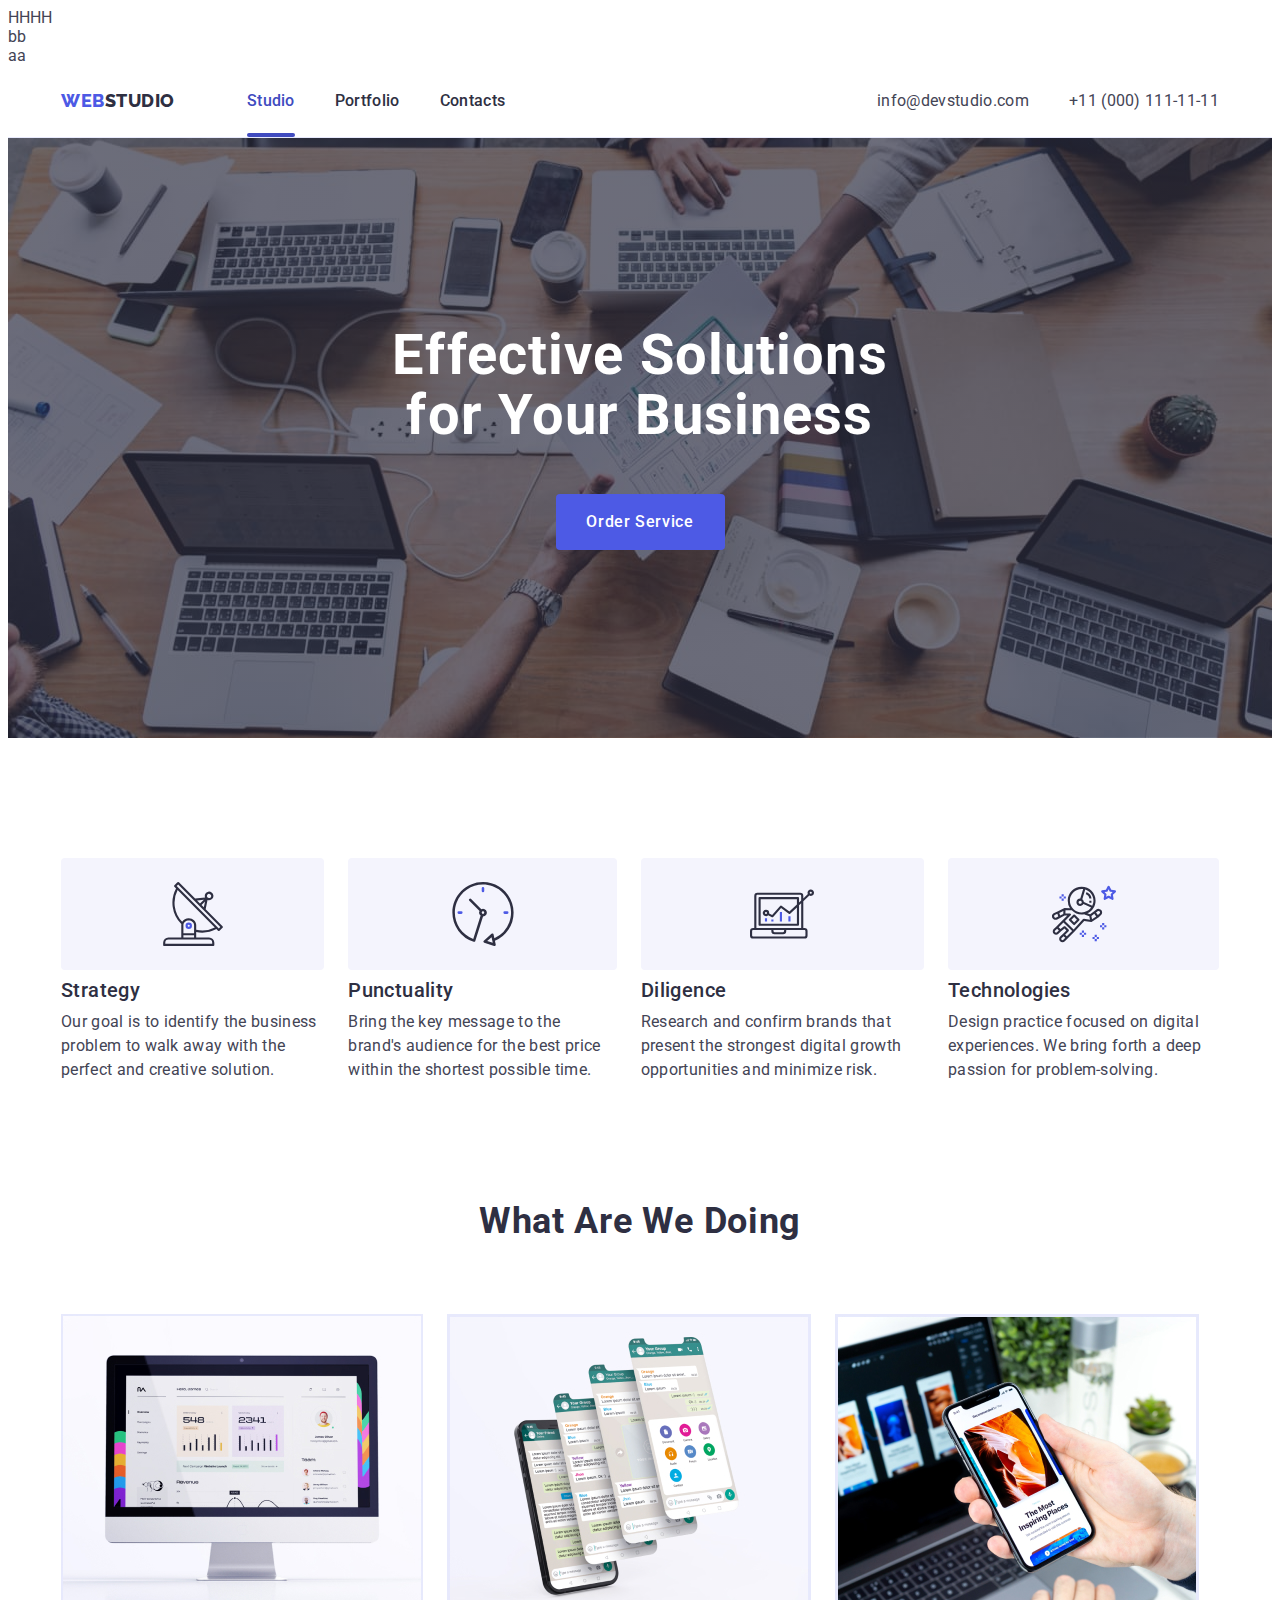
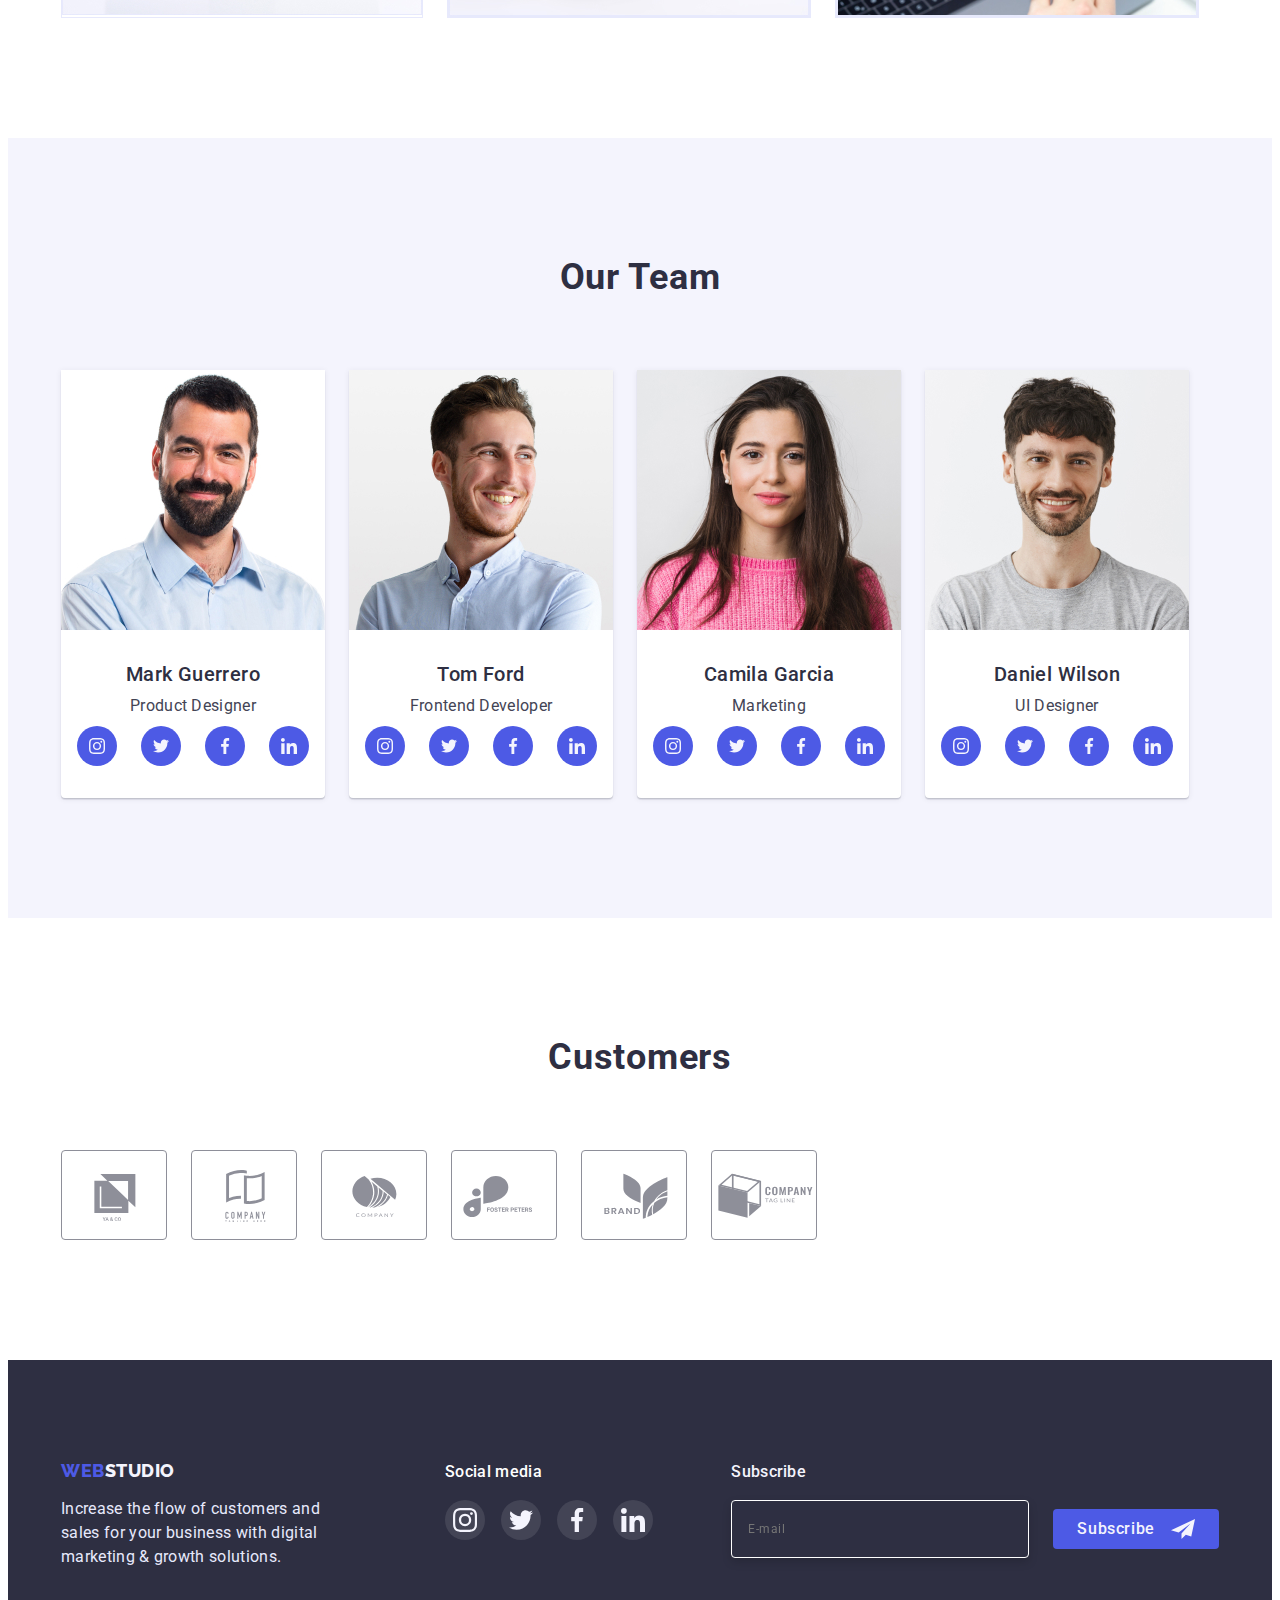
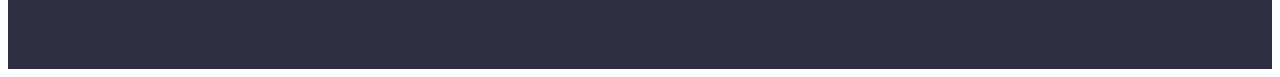
<file: index.html>
<!DOCTYPE html>
<html lang="en">
	<head>
		<meta charset="UTF-8" />
		<meta http-equiv="X-UA-Compatible" content="IE=edge" />
		<meta name="viewport" content="width=device-width, initial-scale=1.0" />
		<title>Document</title>
		<link rel="preconnect" href="https://fonts.googleapis.com" />
		<link rel="preconnect" href="https://fonts.gstatic.com" crossorigin />
		<link
			href="https://fonts.googleapis.com/css2?family=Raleway:wght@800&family=Roboto:wght@400;500;700;900&display=swap"
			rel="stylesheet"
		/>
		<link
			rel="stylesheet"
			href="https://cdnjs.cloudflare.com/ajax/libs/modern-normalize/1.1.0/modern-normalize.min.css"
			integrity="sha512-wpPYUAdjBVSE4KJnH1VR1HeZfpl1ub8YT/NKx4PuQ5NmX2tKuGu6U/JRp5y+Y8XG2tV+wKQpNHVUX03MfMFn9Q=="
			crossorigin="anonymous"
			referrerpolicy="no-referrer"
		/>
		<link rel="stylesheet" href="./css/styles.css" />
	</head>

	<body>
		<div class="a">
			HHHH
			<p>bb</p>
			<p>aa</p>
		</div>
		<header class="header">
			<div class="container page-header">
				<nav class="header-nav">
					<a
						href="./index.html"
						class="header-logo-left link main-logo"
						rel="noreferrer noopener"
						>Web<span class="header-logo-right">Studio</span></a
					>
					<ul class="navigation-list list">
						<li class="navigation-item">
							<a href="./index.html" class="navigation-link link current"
								>Studio
							</a>
						</li>
						<li class="navigation-item">
							<a href="./portfolio.html" class="navigation-link link">
								Portfolio</a
							>
						</li>
						<li class="navigation-item">
							<a href="" class="navigation-link link">Contacts</a>
						</li>
					</ul>
				</nav>
				<address class="contacts">
					<ul class="contacts-list list">
						<li class="navigation-item">
							<a href="mailto:info@devstudio.com" class="main-link link"
								>info@devstudio.com</a
							>
						</li>
						<li class="navigation-item">
							<a href="tel:+110001111111" class="main-link link"
								>+11 (000) 111-11-11</a
							>
						</li>
					</ul>
				</address>
			</div>
		</header>
		<main>
			<section class="hero">
				<div class="container">
					<h1 class="hero-title">Effective Solutions for Your Business</h1>
					<button type="button" class="hero-btn" data-modal-open>
						Order Service
					</button>
				</div>
			</section>
			<section class="about">
				<div class="container">
					<h2 class="main-title-about visually-hidden">description</h2>
					<ul class="about-list list">
						<li class="about-item">
							<div class="about-block-for-icon">
								<svg class="about-icon">
									<use
										href="./Images/symbol-defs.svg#icon-group"
									></use>
								</svg>
							</div>
							<h3 class="about-title">Strategy</h3>

							<p class="about-text main-text">
								Our goal is to identify the business problem to walk
								away with the perfect and creative solution.
							</p>
						</li>
						<li class="about-item">
							<div class="about-block-for-icon">
								<svg class="about-icon">
									<use
										href="./Images/symbol-defs.svg#icon-clock"
									></use>
								</svg>
							</div>
							<h3 class="about-title">Punctuality</h3>
							<p class="about-text main-text">
								Bring the key message to the brand's audience for the
								best price within the shortest possible time.
							</p>
						</li>
						<li class="about-item">
							<div class="about-block-for-icon">
								<svg class="about-icon">
									<use
										href="./Images/symbol-defs.svg#icon-diagram"
									></use>
								</svg>
							</div>
							<h3 class="about-title">Diligence</h3>
							<p class="about-text main-text">
								Research and confirm brands that present the strongest
								digital growth opportunities and minimize risk.
							</p>
						</li>
						<li class="about-item">
							<div class="about-block-for-icon">
								<svg class="about-icon">
									<use
										href="./Images/symbol-defs.svg#icon-astronaut"
									></use>
								</svg>
							</div>
							<h3 class="about-title">Technologies</h3>
							<p class="about-text main-text">
								Design practice focused on digital experiences. We bring
								forth a deep passion for problem-solving.
							</p>
						</li>
					</ul>
				</div>
			</section>
			<section class="description">
				<div class="container">
					<h2 class="title-description">What are we doing</h2>
					<ul class="description-list list">
						<li class="description-item">
							<img
								class="description-img"
								src="./images/monitor.jpg"
								alt="monitor"
								width="360"
								height="300"
							/>
						</li>
						<li class="description-item">
							<img
								class="description-item"
								src="./images/menu.jpg"
								alt="aplication"
								width="360"
								height="300"
							/>
						</li>
						<li class="description-item">
							<img
								class="description-item"
								src="./images/telephone.jpg"
								alt="telephone"
								width="360"
								height="300"
							/>
						</li>
					</ul>
				</div>
			</section>
			<section class="team">
				<div class="container">
					<h2 class="title-team">Our Team</h2>
					<ul class="team-list list">
						<li class="team-item">
							<img
								class="team-img"
								src="./images/mark.jpg"
								alt="Product Designer"
								width="264"
								height="260"
							/>

							<div class="team-content">
								<h3 class="team-name">Mark Guerrero</h3>
								<p class="team-position main-text">Product Designer</p>

								<ul class="team-list-social list">
									<li class="team-block-for-icon">
										<a href="" class="team-social-link link"
											><svg class="team-icon">
												<use
													href="./Images/symbol-defs.svg#icon-instagram"
												></use>
											</svg>
										</a>
									</li>
									<li class="team-block-for-icon">
										<a href="" class="team-social-link link">
											<svg class="team-icon">
												<use
													href="./Images/symbol-defs.svg#icon-twitter"
												></use>
											</svg>
										</a>
									</li>
									<li class="team-block-for-icon">
										<a href="" class="team-social-link link"
											><svg class="team-icon">
												<use
													href="./Images/symbol-defs.svg#icon-facebook"
												></use>
											</svg>
										</a>
									</li>
									<li class="team-block-for-icon">
										<a href="" class="team-social-link link"
											><svg class="team-icon">
												<use
													href="./Images/symbol-defs.svg#icon-linkedin"
												></use>
											</svg>
										</a>
									</li>
								</ul>
							</div>
						</li>
						<li class="team-item">
							<img
								class="team-img"
								src="./images/djon.jpg"
								alt="Frontend Developer"
								width="264"
								height="260"
							/>
							<div class="team-content">
								<h3 class="team-name">Tom Ford</h3>
								<p class="team-position main-text">
									Frontend Developer
								</p>

								<ul class="team-list-social list">
									<li class="team-block-for-icon">
										<a href="" class="team-social-link link"
											><svg class="team-icon">
												<use
													href="./Images/symbol-defs.svg#icon-instagram"
												></use>
											</svg>
										</a>
									</li>
									<li class="team-block-for-icon">
										<a href="" class="team-social-link link">
											<svg class="team-icon">
												<use
													href="./Images/symbol-defs.svg#icon-twitter"
												></use>
											</svg>
										</a>
									</li>
									<li class="team-block-for-icon">
										<a href="" class="team-social-link link"
											><svg class="team-icon">
												<use
													href="./Images/symbol-defs.svg#icon-facebook"
												></use>
											</svg>
										</a>
									</li>
									<li class="team-block-for-icon">
										<a href="" class="team-social-link link"
											><svg class="team-icon">
												<use
													href="./Images/symbol-defs.svg#icon-linkedin"
												></use>
											</svg>
										</a>
									</li>
								</ul>
							</div>
						</li>
						<li class="team-item">
							<img
								class="team-img"
								src="./images/camilla.jpg"
								alt="Marketing"
								width="264"
								height="260"
							/>

							<div class="team-content">
								<h3 class="team-name">Camila Garcia</h3>
								<p class="team-position main-text">Marketing</p>

								<ul class="team-list-social list">
									<li class="team-block-for-icon">
										<a href="" class="team-social-link link"
											><svg class="team-icon">
												<use
													href="./Images/symbol-defs.svg#icon-instagram"
												></use>
											</svg>
										</a>
									</li>
									<li class="team-block-for-icon">
										<a href="" class="team-social-link link">
											<svg class="team-icon">
												<use
													href="./Images/symbol-defs.svg#icon-twitter"
												></use>
											</svg>
										</a>
									</li>
									<li class="team-block-for-icon">
										<a href="" class="team-social-link link"
											><svg class="team-icon">
												<use
													href="./Images/symbol-defs.svg#icon-facebook"
												></use>
											</svg>
										</a>
									</li>
									<li class="team-block-for-icon">
										<a href="" class="team-social-link link"
											><svg class="team-icon">
												<use
													href="./Images/symbol-defs.svg#icon-linkedin"
												></use>
											</svg>
										</a>
									</li>
								</ul>
							</div>
						</li>
						<li class="team-item">
							<img
								class="team-img"
								src="./images/denis.jpg"
								alt="Ui Designer"
								width="264"
								height="260"
							/>
							<div class="team-content">
								<h3 class="team-name">Daniel Wilson</h3>
								<p class="team-position main-text">UI Designer</p>

								<ul class="team-list-social list">
									<li class="team-block-for-icon">
										<a href="" class="team-social-link link"
											><svg class="team-icon">
												<use
													href="./Images/symbol-defs.svg#icon-instagram"
												></use>
											</svg>
										</a>
									</li>
									<li class="team-block-for-icon">
										<a href="" class="team-social-link link">
											<svg class="team-icon">
												<use
													href="./Images/symbol-defs.svg#icon-twitter"
												></use>
											</svg>
										</a>
									</li>
									<li class="team-block-for-icon">
										<a href="" class="team-social-link link"
											><svg class="team-icon">
												<use
													href="./Images/symbol-defs.svg#icon-facebook"
												></use>
											</svg>
										</a>
									</li>
									<li class="team-block-for-icon">
										<a href="" class="team-social-link link"
											><svg class="team-icon">
												<use
													href="./Images/symbol-defs.svg#icon-linkedin"
												></use>
											</svg>
										</a>
									</li>
								</ul>
							</div>
						</li>
					</ul>
				</div>
			</section>
			<section class="section-customers">
				<div class="container">
					<h2 class="title-customers">Customers</h2>
					<ul class="customers-list list">
						<li class="customers-item">
							<a href="" class="customers-link link">
								<svg class="customers-icon">
									<use href="./Images/symbol-defs.svg#icon-logo"></use>
								</svg>
							</a>
						</li>
						<li class="customers-item">
							<a href="" class="customers-link link">
								<svg class="customers-icon">
									<use
										href="./Images/symbol-defs.svg#icon-logo-1"
									></use>
								</svg>
							</a>
						</li>
						<li class="customers-item">
							<a href="" class="customers-link link">
								<svg class="customers-icon">
									<use
										href="./Images/symbol-defs.svg#icon-logo-2"
									></use>
								</svg>
							</a>
						</li>
						<li class="customers-item">
							<a href="" class="customers-link link">
								<svg class="customers-icon">
									<use
										href="./Images/symbol-defs.svg#icon-logo-3"
									></use>
								</svg>
							</a>
						</li>
						<li class="customers-item">
							<a href="" class="customers-link link">
								<svg class="customers-icon">
									<use
										href="./Images/symbol-defs.svg#icon-logo-4"
									></use>
								</svg>
							</a>
						</li>
						<li class="customers-item">
							<a href="" class="customers-link link">
								<svg class="customers-icon">
									<use
										href="./Images/symbol-defs.svg#icon-logo-5"
									></use>
								</svg>
							</a>
						</li>
					</ul>
				</div>
			</section>
		</main>
		<footer class="footer">
			<div class="container flex-for-footer">
				<div class="footer-block">
					<a
						class="footer-leftside-logo link main-logo"
						href="./index.html"
						target="_blank"
						rel="noreferrer noopener"
						>Web<span class="footer-rightside-logo">Studio</span></a
					>
					<p class="footer-text">
						Increase the flow of customers and sales for your business
						with digital marketing & growth solutions.
					</p>
				</div>
				<div>
					<h3 class="title-social">Social media</h3>
					<ul class="footer-list list">
						<li>
							<a href="" class="footer-social-link link"
								><svg class="footer-icon">
									<use
										href="./Images/symbol-defs.svg#icon-instagram"
									></use>
								</svg>
							</a>
						</li>
						<li>
							<a href="" class="footer-social-link link">
								<svg class="footer-icon">
									<use
										href="./Images/symbol-defs.svg#icon-twitter"
									></use>
								</svg>
							</a>
						</li>
						<li>
							<a href="" class="footer-social-link link"
								><svg class="footer-icon">
									<use
										href="./Images/symbol-defs.svg#icon-facebook"
									></use>
								</svg>
							</a>
						</li>
						<li>
							<a href="" class="footer-social-link link"
								><svg class="footer-icon">
									<use
										href="./Images/symbol-defs.svg#icon-linkedin"
									></use>
								</svg>
							</a>
						</li>
					</ul>
				</div>
				<form class="form-footer">
					<p class="title-form">Subscribe</p>
					<div class="wraper-for-form-footer">
						<input
							type="email"
							name="user_email"
							class="input-for-email"
							placeholder="E-mail"
						/>
						<button type="submit" class="button-subscribe-footer">
							Subscribe
							<svg class="icon-button-subscribe">
								<use href="./Images/symbol-defs.svg#icon-submit"></use>
							</svg>
						</button>
					</div>
				</form>
			</div>
		</footer>
		<div class="backdrop is-hidden" data-modal>
			<div class="modal">
				<button type="button" class="button-close" data-modal-close>
					<svg class="icon-modal-close">
						<use href="./Images/symbol-defs.svg#icon-close"></use>
					</svg>
				</button>
				<p class="title-for-modal-form">
					Leave your contacts and we will call you back
				</p>
				<form class="form-for-modal">
					<label class="label-main"
						><span class="text-main">Name</span>
						<div class="thumb-for-form-modal">
							<input type="text" name="user-name" class="input-main" />
							<svg class="icon-for-form-in-modal">
								<use href="./Images/symbol-defs.svg#icon-person"></use>
							</svg>
						</div>
					</label>
					<label class="label-main"
						><span class="text-main">Phone</span>
						<div class="thumb-for-form-modal">
							<input type="tel" name="user-phone" class="input-main" />
							<svg class="icon-for-form-in-modal">
								<use href="./Images/symbol-defs.svg#icon-phone"></use>
							</svg>
						</div>
					</label>
					<label class="label-main"
						><span class="text-main">Email</span>

						<div class="thumb-for-form-modal">
							<input type="email" name="user-email" class="input-main" />
							<svg class="icon-for-form-in-modal">
								<use href="./Images/symbol-defs.svg#icon-email"></use>
							</svg>
						</div>
					</label>
					<label class=""
						><span class="text-main">Comment</span>
						<textarea
							name="user-comment"
							class="text-area"
							placeholder="Text input"
						></textarea>
					</label>
					<label class="label-policy"
						><input
							type="checkbox"
							name="privacy-policy"
							class="input-policy"
						/>
						<span class="fake-chekbox"
							><svg class="icon-policy">
								<use href="./Images/symbol-defs.svg#icon-vector"></use>
							</svg>
						</span>
						<span class="text-policy"
							>I accept the terms and conditions of the &nbsp;
						</span>
						<a href="" class="link-policy">Privacy Policy</a>
					</label>
					<button type="submit" class="button-send">Send</button>
				</form>
			</div>
		</div>
		<script src="./js/modal.js"></script>
	</body>
</html>
</file>
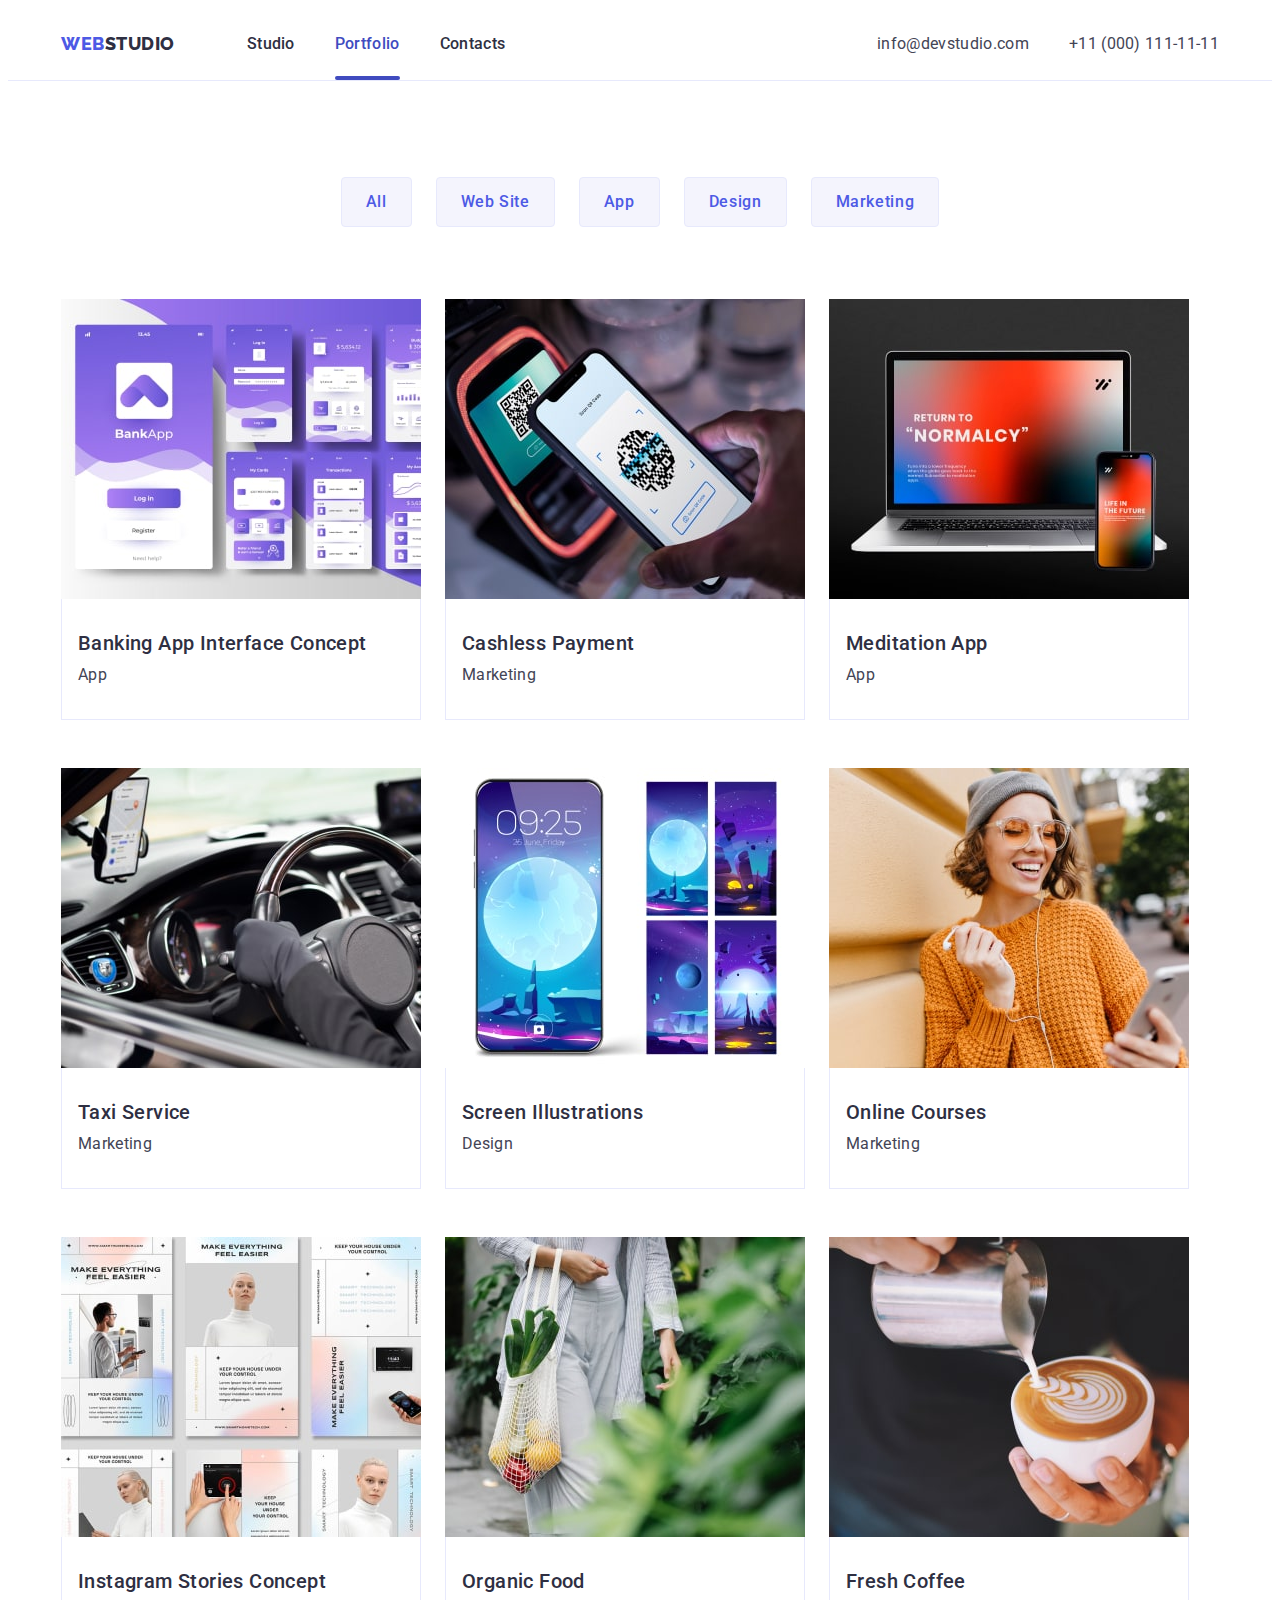
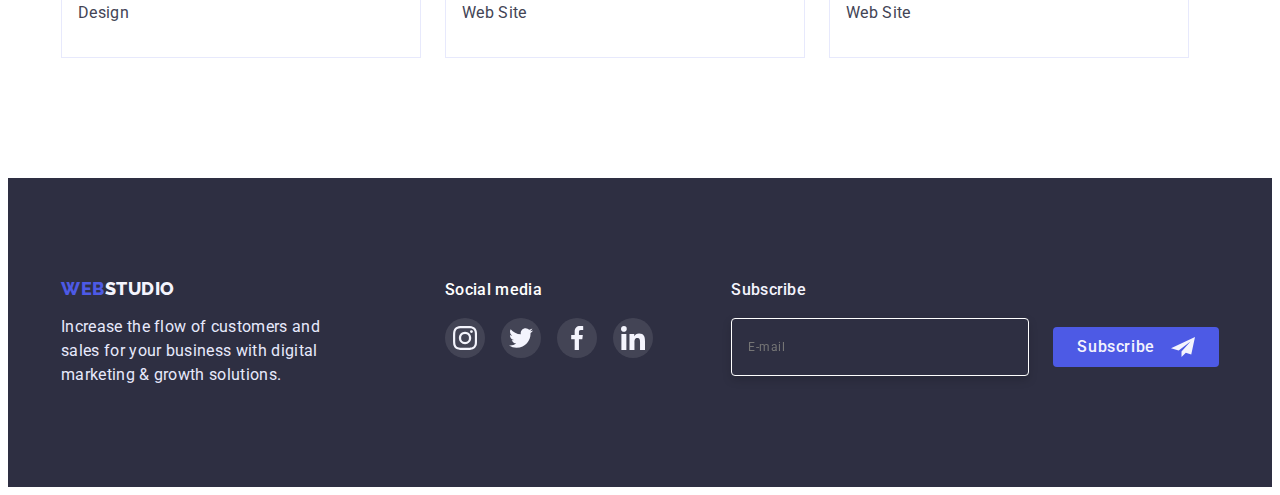
<file: portfolio.html>
<!DOCTYPE html>
<html lang="en">
	<head>
		<meta charset="UTF-8" />
		<meta http-equiv="X-UA-Compatible" content="IE=edge" />
		<meta name="viewport" content="width=device-width, initial-scale=1.0" />
		<title>Document</title>
		<link rel="preconnect" href="https://fonts.googleapis.com" />
		<link rel="preconnect" href="https://fonts.gstatic.com" crossorigin />
		<link
			href="https://fonts.googleapis.com/css2?family=Raleway:wght@800&family=Roboto:wght@400;500;700;900&display=swap"
			rel="stylesheet"
		/>
		<link
			rel="stylesheet"
			href="https://cdnjs.cloudflare.com/ajax/libs/modern-normalize/1.1.0/modern-normalize.min.css"
			integrity="sha512-wpPYUAdjBVSE4KJnH1VR1HeZfpl1ub8YT/NKx4PuQ5NmX2tKuGu6U/JRp5y+Y8XG2tV+wKQpNHVUX03MfMFn9Q=="
			crossorigin="anonymous"
			referrerpolicy="no-referrer"
		/>
		<link rel="stylesheet" href="./css/styles.css" />
	</head>
	<body class="">
		<header class="header">
			<div class="container page-header">
				<nav class="header-nav">
					<a
						href="./index.html"
						class="header-logo-left link main-logo"
						rel="noreferrer noopener"
						>Web<span class="header-logo-right">Studio</span></a
					>
					<ul class="navigation-list list">
						<li class="navigation-item">
							<a href="./index.html" class="navigation-link link"
								>Studio
							</a>
						</li>
						<li class="navigation-item">
							<a
								href="./portfolio.html"
								class="navigation-link link current"
							>
								Portfolio</a
							>
						</li>
						<li class="navigation-item">
							<a href="" class="navigation-link link">Contacts</a>
						</li>
					</ul>
				</nav>
				<address class="contacts">
					<ul class="contacts-list list">
						<li class="navigation-item">
							<a href="mailto:info@devstudio.com" class="main-link link"
								>info@devstudio.com</a
							>
						</li>
						<li class="navigation-item">
							<a href="tel:+110001111111" class="main-link link"
								>+11 (000) 111-11-11</a
							>
						</li>
					</ul>
				</address>
			</div>
		</header>

		<main>
			<section class="section-menu">
				<div class="container">
					<h1 class="menu visually-hidden">menu</h1>
					<ul class="menu-list list">
						<li class="menu-item">
							<button class="menu-btn" type="button">All</button>
						</li>
						<li class="menu-item">
							<button class="menu-btn" type="button">Web Site</button>
						</li>
						<li class="menu-item">
							<button class="menu-btn" type="button">App</button>
						</li>
						<li class="menu-item">
							<button class="menu-btn" type="button">Design</button>
						</li>
						<li class="menu-item">
							<button class="menu-btn" type="button">Marketing</button>
						</li>
					</ul>
					<ul class="menu-list-cards list">
						<li class="menu-cards-item">
							<a href="" class="menu-cards-link link">
								<div class="menu-cards-thumb">
									<img
										src="./images-porfolio/galereya.jpg"
										alt="Interface aplication"
										width="360"
									/>
									<div class="menu-cards-overlay">
										<p class="menu-text">
											14 Stylish and User-Friendly App Design
											Concepts · Task Manager App · Calorie Tracker
											App · Exotic Fruit Ecommerce App · Cloud
											Storage App
										</p>
									</div>
								</div>
								<div class="cards-content">
									<h2 class="menu-title-cards menu-link">
										Banking App Interface Concept
									</h2>
									<p class="menu-text-cards main-text menu-link">
										App
									</p>
								</div>
							</a>
						</li>
						<li class="menu-cards-item">
							<a href="" class="menu-cards-link link">
								<div class="menu-cards-thumb">
									<img
										src="./images-porfolio/kod.jpg"
										alt="Payment by telephone"
										width="360"
									/>
									<div class="menu-cards-overlay">
										<p class="menu-text">
											14 Stylish and User-Friendly App Design
											Concepts · Task Manager App · Calorie Tracker
											App · Exotic Fruit Ecommerce App · Cloud
											Storage App
										</p>
									</div>
								</div>
								<div class="cards-content">
									<h2 class="menu-title-cards menu-link">
										Cashless Payment
									</h2>
									<p class="menu-text-cards main-text menu-link">
										Marketing
									</p>
								</div>
							</a>
						</li>
						<li class="menu-cards-item">
							<a href="" class="menu-cards-link link">
								<div class="menu-cards-thumb">
									<img
										src="./images-porfolio/noutbuke.jpg"
										alt="aplication for relax"
										width="360"
									/>
									<div class="menu-cards-overlay">
										<p class="menu-text">
											14 Stylish and User-Friendly App Design
											Concepts · Task Manager App · Calorie Tracker
											App · Exotic Fruit Ecommerce App · Cloud
											Storage App
										</p>
									</div>
								</div>
								<div class="cards-content">
									<h2 class="menu-title-cards menu-link">
										Meditation App
									</h2>
									<p class="menu-text-cards main-text menu-link">
										App
									</p>
								</div>
							</a>
						</li>
						<li class="menu-cards-item">
							<a href="" class="menu-cards-link link">
								<div class="menu-cards-thumb">
									<img
										src="./images-porfolio/ryl.jpg"
										alt="Taxi Service"
										width="360"
									/>
									<div class="menu-cards-overlay">
										<p class="menu-text">
											14 Stylish and User-Friendly App Design
											Concepts · Task Manager App · Calorie Tracker
											App · Exotic Fruit Ecommerce App · Cloud
											Storage App
										</p>
									</div>
								</div>
								<div class="cards-content">
									<h2 class="menu-title-cards menu-link">
										Taxi Service
									</h2>
									<p class="menu-text-cards main-text menu-link">
										Marketing
									</p>
								</div></a
							>
						</li>
						<li class="menu-cards-item">
							<a href="" class="menu-cards-link link">
								<div class="menu-cards-thumb">
									<img
										src="./images-porfolio/zastavka.jpg"
										alt="Illustrations on telephone"
										width="360"
									/>
									<div class="menu-cards-overlay">
										<p class="menu-text">
											14 Stylish and User-Friendly App Design
											Concepts · Task Manager App · Calorie Tracker
											App · Exotic Fruit Ecommerce App · Cloud
											Storage App
										</p>
									</div>
								</div>
								<div class="cards-content">
									<h2 class="menu-title-cards menu-link">
										Screen Illustrations
									</h2>
									<p class="menu-text-cards main-text menu-link">
										Design
									</p>
								</div>
							</a>
						</li>
						<li class="menu-cards-item">
							<a href="" class="menu-cards-link link">
								<div class="menu-cards-thumb">
									<img
										src="./images-porfolio/devka.jpg"
										alt="girl with smile"
										width="360"
									/>
									<div class="menu-cards-overlay">
										<p class="menu-text">
											14 Stylish and User-Friendly App Design
											Concepts · Task Manager App · Calorie Tracker
											App · Exotic Fruit Ecommerce App · Cloud
											Storage App
										</p>
									</div>
								</div>
								<div class="cards-content">
									<h2 class="menu-title-cards menu-link">
										Online Courses
									</h2>
									<p class="menu-text-cards main-text menu-link">
										Marketing
									</p>
								</div>
							</a>
						</li>
						<li class="menu-cards-item">
							<a href="" class="menu-cards-link link">
								<div class="menu-cards-thumb">
									<img
										src="./images-porfolio/spisok.jpg"
										alt="list opportunities"
										width="360"
									/>
									<div class="menu-cards-overlay">
										<p class="menu-text">
											14 Stylish and User-Friendly App Design
											Concepts · Task Manager App · Calorie Tracker
											App · Exotic Fruit Ecommerce App · Cloud
											Storage App
										</p>
									</div>
								</div>
								<div class="cards-content">
									<h2 class="menu-title-cards menu-link">
										Instagram Stories Concept
									</h2>
									<p class="menu-text-cards main-text menu-link">
										Design
									</p>
								</div>
							</a>
						</li>
						<li class="menu-cards-item">
							<a href="" class="menu-cards-link link">
								<div class="menu-cards-thumb">
									<img
										class="menu-img"
										src="./images-porfolio/orange.jpg"
										alt="organic Food"
										width="360"
									/>
									<div class="menu-cards-overlay">
										<p class="menu-text">
											14 Stylish and User-Friendly App Design
											Concepts · Task Manager App · Calorie Tracker
											App · Exotic Fruit Ecommerce App · Cloud
											Storage App
										</p>
									</div>
								</div>
								<div class="cards-content">
									<h2 class="menu-title-cards menu-link">
										Organic Food
									</h2>
									<p class="menu-text-cards main-text menu-link">
										Web Site
									</p>
								</div>
							</a>
						</li>
						<li class="menu-cards-item">
							<a href="" class="menu-cards-link link">
								<div class="menu-cards-thumb">
									<img
										src="./images-porfolio/kafe.jpg"
										alt="cocking Coffee"
										width="360"
									/>
									<div class="menu-cards-overlay">
										<p class="menu-text">
											14 Stylish and User-Friendly App Design
											Concepts · Task Manager App · Calorie Tracker
											App · Exotic Fruit Ecommerce App · Cloud
											Storage App
										</p>
									</div>
								</div>
								<div class="cards-content">
									<h2 class="menu-title-cards menu-link">
										Fresh Coffee
									</h2>
									<p class="menu-text-cards main-text menu-link">
										Web Site
									</p>
								</div>
							</a>
						</li>
					</ul>
				</div>
			</section>
		</main>
		<footer class="footer">
			<div class="container flex-for-footer">
				<div class="footer-block">
					<a
						class="footer-leftside-logo link main-logo"
						href="./index.html"
						target="_blank"
						rel="noreferrer noopener"
						>Web<span class="footer-rightside-logo">Studio</span></a
					>
					<p class="footer-text">
						Increase the flow of customers and sales for your business
						with digital marketing & growth solutions.
					</p>
				</div>
				<div>
					<h3 class="title-social">Social media</h3>
					<ul class="footer-list list">
						<li>
							<a href="" class="footer-social-link link"
								><svg class="footer-icon">
									<use
										href="./Images/symbol-defs.svg#icon-instagram"
									></use>
								</svg>
							</a>
						</li>
						<li>
							<a href="" class="footer-social-link link">
								<svg class="footer-icon">
									<use
										href="./Images/symbol-defs.svg#icon-twitter"
									></use>
								</svg>
							</a>
						</li>
						<li>
							<a href="" class="footer-social-link link"
								><svg class="footer-icon">
									<use
										href="./Images/symbol-defs.svg#icon-facebook"
									></use>
								</svg>
							</a>
						</li>
						<li>
							<a href="" class="footer-social-link link"
								><svg class="footer-icon">
									<use
										href="./Images/symbol-defs.svg#icon-linkedin"
									></use>
								</svg>
							</a>
						</li>
					</ul>
				</div>
				<form class="form-footer">
					<p class="title-form">Subscribe</p>
					<div class="wraper-for-form-footer">
						<input
							type="email"
							name="user-email"
							class="input-for-email"
							placeholder="E-mail"
						/>
						<button type="submit" class="button-subscribe-footer">
							Subscribe
							<svg class="icon-button-subscribe">
								<use href="./Images/symbol-defs.svg#icon-submit"></use>
							</svg>
						</button>
					</div>
				</form>
			</div>
		</footer>
		<script src="./js/modal.js"></script>
	</body>
</html>
</file>
<file: css/styles.css>
:root {
	--color-iris: #4d5ae5;
	--color-ocean: #404bbf;
	--color-navy-blue: #2e2f42;
	--color-green: #31d0aa;
	--color-slate: #434455;
	--color-light-slate: #8e8f99;
	--color-cornflower: #e7e9fc;
	--color-cloud: #f4f4fd;
	--color-navy-blue-modal: #2e2f42;
	--color-grey: #2e2f42;
	--color-white: #ffffff;
}
h1,
h2,
h3,
h4,
h5,
h6,
p {
	margin-top: 0;
	margin-bottom: 0;
}
ul {
	margin-top: 0;
	margin-bottom: 0;
	padding-left: 0;
}
img {
	display: block;
	max-width: 100%;
	height: auto;
}
button {
	cursor: pointer;
}
.container {
	width: 1158px;
	margin-left: auto;
	margin-right: auto;
	padding-left: 15px;
	padding-right: 15px;
}
.visually-hidden {
	position: absolute;
	width: 1px;
	height: 1px;
	margin: -1px;
	border: 0;
	padding: 0;
	white-space: nowrap;
	clip-path: inset(100%);
	clip: rect(0 0 0 0);
	overflow: hidden;
}
body {
	font-family: 'Roboto', sans-serif;
	color: #434455;
}
.link {
	text-decoration: none;
}
.list {
	list-style: none;
}
/*                main-class         */
.main-logo {
	font-family: Raleway, sans-serif;
	font-weight: 800;
	font-size: 18px;
	line-height: 1.17;

	letter-spacing: 0.03em;
	text-transform: uppercase;
	color: var(--color-iris);
}

.main-text {
	font-weight: 400;
	font-size: 16px;
	line-height: 1.5;
	letter-spacing: 0.02em;
	color: var(--color-slate);
}
/*          header */
.page-header {
	display: flex;
	align-items: center;
}
.header {
	border-bottom: 1px solid var(--color-cornflower);
}
.header-nav {
	display: flex;
	align-items: center;
}
.header-logo-right {
	font-family: Raleway, sans-serif;
	font-weight: 800;
	font-size: 18px;
	line-height: 1.17;

	letter-spacing: 0.03em;
	text-transform: uppercase;
	color: var(--color-navy-blue);
}
.navigation-list {
	display: flex;
	margin-left: 72px;
}
.navigation-item:not(:last-child) {
	margin-right: 40px;
}
.mail {
	margin-right: 40px;
}

.navigation-link {
	position: relative;

	font-weight: 500;
	font-size: 16px;
	line-height: 1.5;
	letter-spacing: 0.02em;
	color: var(--color-navy-blue);
	display: inline-block;
	padding-top: 24px;
	padding-bottom: 24px;
	transition: color 250ms cubic-bezier(0.4, 0, 0.2, 1);
}
.navigation-link:hover,
.navigation-link:focus,
.navigation-link:active {
	color: var(--color-ocean);
}
.current {
	color: var(--color-ocean);
}
.current::after {
	position: absolute;
	left: 0px;
	bottom: 0px;
	content: '';
	display: inline-block;
	width: 100%;
	height: 4px;
	background-color: var(--color-ocean);
	border-radius: 2px;
}

.contacts {
	font-style: normal;
	margin-left: auto;
}
.contacts-list {
	display: flex;
}
.main-link {
	font-weight: 400;

	font-size: 16px;
	line-height: 1.5;
	letter-spacing: 0.02em;
	color: var(--color-slate);
	transition: color 250ms cubic-bezier(0.4, 0, 0.2, 1);
}
.main-link:hover,
.main-link:focus,
.main-link:active {
	color: var(--color-ocean);
}
/*           Hero         */
.hero {
	text-align: center;
	background-color: var(--color-navy-blue-modal);
	max-width: 1440px;
	margin: 0 auto;
	padding-top: 188px;
	padding-bottom: 188px;
	background-image: linear-gradient(
			rgba(46, 47, 66, 0.7),
			rgba(46, 47, 66, 0.7)
		),
		url(../Images/people-office.jpg);
	background-size: cover;
	background-position: center;
}
.hero-title {
	font-weight: 700;
	font-size: 56px;
	line-height: 1.07;
	letter-spacing: 0.02em;
	color: var(--color-white);
	width: 496px;
	margin: 0 auto 48px auto;
}

.hero-btn {
	font-family: inherit;

	font-weight: 500;
	font-size: 16px;
	line-height: 1.5;

	letter-spacing: 0.04em;
	color: var(--color-white);
	background-color: var(--color-iris);
	cursor: pointer;
	width: 169px;
	height: 56px;
	border: none;
	border-radius: 4px;
	transition: background-color 250ms cubic-bezier(0.4, 0, 0.2, 1);
}
.hero-btn:hover,
.hero-btn:focus,
.hero-btn:active {
	background-color: var(--color-ocean);
}
/*              main           */
.about {
	padding-top: 120px;
	padding-bottom: 120px;
}
.about-item {
	max-width: calc((100%-72px) / 4);
}
.about-list {
	display: flex;
	gap: 24px;
}

.about-title {
	font-weight: 500;
	font-size: 20px;
	line-height: 1.2;
	letter-spacing: 0.02em;
	color: var(--color-navy-blue);
	margin-bottom: 8px;
}
.about-block-for-icon {
	display: flex;

	justify-content: center;
	align-items: center;
	height: 112px;
	background-color: var(--color-cloud);
	margin-bottom: 8px;
	border-radius: 4px;
}
.about-icon {
	width: 64px;
	height: 64px;
}
.description {
	padding-bottom: 120px;
}
.title-description {
	font-style: normal;
	font-weight: 700;
	font-size: 36px;
	line-height: 1.11;
	text-align: center;
	letter-spacing: 0.02em;
	text-transform: capitalize;
	color: var(--color-navy-blue);
	margin-bottom: 72px;
}

.description-list {
	display: flex;
	gap: 24px;
}
.description-item {
	border: 1px solid var(--color-cornflower);
}
.team {
	padding-top: 120px;
	padding-bottom: 120px;
	background-color: var(--color-cloud);
}
.team-item {
	width: calc((100%-3 * 24) / 4);
	box-shadow: 0px 1px 6px rgba(46, 47, 66, 0.08),
		0px 1px 1px rgba(46, 47, 66, 0.16), 0px 2px 1px rgba(46, 47, 66, 0.08);
}
.title-team {
	font-style: normal;
	font-weight: 700;
	font-size: 36px;
	line-height: 1.11;
	text-align: center;
	letter-spacing: 0.02em;
	text-transform: capitalize;
	color: var(--color-navy-blue);
	margin-bottom: 72px;
}
.team-list {
	display: flex;

	gap: 24px;
}
.team-item {
	background-color: var(--color-white);
	border-radius: 0px 0px 4px 4px;
}
.team-content {
	text-align: center;
	padding-top: 32px;
	padding-bottom: 32px;
}
.team-name {
	font-style: normal;
	font-weight: 500;
	font-size: 20px;
	line-height: 1.2;
	margin-bottom: 8px;
	letter-spacing: 0.02em;
	color: var(--color-navy-blue);
}
.team-list-social {
	margin-top: 8px;
	display: flex;
	justify-content: center;
	gap: 24px;
}

.team-social-link {
	display: flex;
	width: 40px;
	height: 40px;
	background-color: var(--color-iris);
	border-radius: 50%;

	align-items: center;
	justify-content: center;
	transition: background-color 250ms cubic-bezier(0.4, 0, 0.2, 1);
}
.team-social-link:hover,
.team-social-link:focus {
	background-color: var(--color-ocean);
}
.team-icon {
	width: 16px;
	height: 16px;
	fill: var(--color-cloud);
}

.section-customers {
	padding-top: 120px;
	padding-bottom: 120px;
}
.title-customers {
	font-family: 'Roboto';
	font-style: normal;
	font-weight: 700;
	font-size: 36px;
	line-height: 1.11;
	text-align: center;
	letter-spacing: 0.02em;
	color: var(--color-navy-blue);
}
.customers-list {
	display: flex;
	align-items: flex-start;
	margin-top: 72px;
	gap: 24px;
}
.customers-item {
	width: calc((100%-120px) / 6);
}
.customers-link {
	display: flex;

	height: 88px;
	justify-content: center;
	align-items: center;
	border: 1px solid var(--color-light-slate);
	border-radius: 4px;
	transition: border-color 250ms cubic-bezier(0.4, 0, 0.2, 1);
}
.customers-link:hover,
.customers-link:focus {
	border-color: var(--color-ocean);
}
.customers-link:hover .customers-icon {
	fill: var(--color-ocean);
}
.customers-icon {
	width: 104px;
	height: 56px;
	fill: var(--color-light-slate);
	transition: fill 250ms cubic-bezier(0.4, 0, 0.2, 1);
}

/*         Footer       */
.footer {
	background-color: var(--color-navy-blue);
	padding-top: 100px;
	padding-bottom: 100px;
}
.footer-block {
	width: 264px;
}
.footer-rightside-logo {
	font-family: Raleway, sans-serif;
	font-style: normal;
	font-weight: 800;
	font-size: 18px;
	line-height: 1.17;

	letter-spacing: 0.03em;
	text-transform: uppercase;
	color: var(--color-cloud);
}
.flex-for-footer {
	display: flex;
}
.footer-text {
	font-weight: 400;
	font-size: 16px;
	line-height: 1.5;
	letter-spacing: 0.02em;
	color: var(--color-cornflower);

	margin-top: 16px;
}
.title-social {
	font-family: 'Roboto';
	font-style: normal;
	font-weight: 500;
	font-size: 16px;
	line-height: 1.5;
	letter-spacing: 0.02em;
	color: var(--color-white);
	margin-bottom: 16px;
}
.footer-list {
	display: flex;
	justify-content: center;
	gap: 16px;
}
.footer-block {
	margin-right: 120px;
}
.footer-social-link {
	display: flex;
	width: 40px;
	height: 40px;
	background-color: rgba(255, 255, 255, 0.1);
	border-radius: 50%;

	align-items: center;
	justify-content: center;
	transition: background-color 250ms cubic-bezier(0.4, 0, 0.2, 1);
}
.footer-social-link:hover,
.footer-social-link:focus {
	background-color: var(--color-green);
}
.footer-icon {
	width: 24px;
	height: 24px;
	fill: var(--color-cloud);
}
/*             portfolio       */
.section-menu {
	padding-top: 96px;
	padding-bottom: 120px;
}
.menu-list {
	display: flex;
	margin-bottom: 72px;
	gap: 24px;
	justify-content: center;
}

.menu-btn {
	font-family: Roboto, sans-serif;
	font-style: normal;
	font-weight: 500;
	font-size: 16px;
	line-height: 1.5;
	letter-spacing: 0.04em;
	color: var(--color-iris);
	background-color: var(--color-cloud);
	cursor: pointer;
	border: 1px solid var(--color-cornflower);
	border-radius: 4px;
	padding: 12px 24px;
	transition: color 250ms cubic-bezier(0.4, 0, 0.2, 1),
		box-shadow 250ms cubic-bezier(0.4, 0, 0.2, 1),
		background-color 250ms cubic-bezier(0.4, 0, 0.2, 1),
		border-color 250ms cubic-bezier(0.4, 0, 0.2, 1);
}
.menu-btn:hover,
.menu-btn:focus,
.menu-btn:active {
	color: var(--color-white);
	background-color: var(--color-ocean);
	box-shadow: 0px 4px 4px rgba(0, 0, 0, 0.25);
	border-color: var(--color-ocean);
}
.menu-cards-item {
	max-width: calc((100%-48) / 3);
}

.cards-content {
	padding-left: 16px;
	padding-top: 32px;
	padding-bottom: 32px;
	border: 1px solid var(--color-cornflower);
	border-top: none;
}
.menu-list-cards {
	display: flex;
	flex-wrap: wrap;
	column-gap: 24px;
	row-gap: 48px;
}
.menu-title-cards {
	font-weight: 500;
	font-size: 20px;
	line-height: 1.2;
	letter-spacing: 0.02em;
	color: var(--color-navy-blue);
	margin-bottom: 8px;
}
.menu-cards-link {
	display: block;
	transition: box-shadow 250ms cubic-bezier(0.4, 0, 0.2, 1);
}
.menu-cards-link:hover,
.menu-cards-link:focus {
	box-shadow: 0px 1px 6px rgba(46, 47, 66, 0.08),
		0px 1px 1px rgba(46, 47, 66, 0.16), 0px 2px 1px rgba(46, 47, 66, 0.08);
}
.menu-cards-link:hover .menu-cards-overlay,
.menu-cards-link:focus .menu-cards-overlay {
	transform: translateY(0);
}
.menu-link {
	transition: color 250ms cubic-bezier(0.4, 0, 0.2, 1);
}

.menu-link:hover,
.menu-link:focus,
.menu-link:active {
	color: var(--color-ocean);
}
.menu-cards-thumb {
	position: relative;
	overflow: hidden;
}
.menu-cards-overlay {
	top: 0;
	left: 0;
	position: absolute;
	width: 100%;
	height: 100%;
	background-color: var(--color-iris);
	transform: translateY(100%);
	padding-top: 40px;
	padding-left: 32px;
	padding-right: 32px;
	transition: transform 250ms cubic-bezier(0.4, 0, 0.2, 1), opacity 250ms;
	overflow: auto;
}
.menu-text {
	font-family: 'Roboto';
	font-style: normal;
	font-weight: 400;
	font-size: 16px;
	line-height: 1.5;
	letter-spacing: 0.02em;
	color: var(--color-cloud);
}
.backdrop {
	top: 0;
	left: 0;
	position: fixed;
	width: 100%;
	height: 100%;
	background: rgba(46, 47, 66, 0.4);
	opacity: 1;
	visibility: visible;
	transition: visibility 250ms cubic-bezier(0.4, 0, 0.2, 1),
		opacity 250ms cubic-bezier(0.4, 0, 0.2, 1);
}
.is-hidden {
	visibility: hidden;
	opacity: 0;
	pointer-events: none;
}
.modal {
	position: absolute;
	top: 50%;
	left: 50%;
	transform: translate(-50%, -50%) scale(1);
	padding: 72px 24px 24px 24px;
	width: 408px;

	background: #fcfcfc;
	box-shadow: 0px 1px 1px rgba(0, 0, 0, 0.14), 0px 1px 3px rgba(0, 0, 0, 0.12),
		0px 2px 1px rgba(0, 0, 0, 0.2);
	border-radius: 4px;
	transition: transform 250ms cubic-bezier(0.4, 0, 0.2, 1);
}
.icon-modal-close {
	width: 8px;
	height: 8px;
	fill: var(--color-navy-blue);
	transition: fill 250ms cubic-bezier(0.4, 0, 0.2, 1);
}
.button-close {
	position: absolute;
	top: 24px;
	right: 24px;
	padding: 0px;
	align-items: center;
	justify-content: center;
	display: flex;
	width: 24px;
	height: 24px;
	border-radius: 50%;
	background: var(--color-cornflower);
	border: 1px solid rgba(0, 0, 0, 0.1);
	transition: background-color 250ms cubic-bezier(0.4, 0, 0.2, 1),
		border-color 250ms cubic-bezier(0.4, 0, 0.2, 1);
}
.button-close:hover,
.button-close:focus {
	background-color: var(--color-ocean);
	border-color: var(--color-ocean);
}
.button-close:hover .icon-modal-close,
.button-close:focus .icon-modal-close {
	fill: var(--color-cloud);
}
/* FORM Footer */
.form-footer {
	margin-left: auto;
}
.title-form {
	font-weight: 500;
	font-size: 16px;
	line-height: 1.5;
	letter-spacing: 0.02em;
	color: var(--color-cloud);
	margin-bottom: 16px;
}

.input-for-email {
	border: 1px solid #ffffff;
	filter: drop-shadow(0px 4px 4px rgba(0, 0, 0, 0.15));
	border-radius: 4px;
	width: 264px;
	height: 40px;
	background-color: var(--color-navy-blue);
	padding: 8px 16px;
	font-family: 'Roboto';
	font-style: normal;
	font-weight: 400;
	font-size: 12px;
	line-height: 2;
	letter-spacing: 0.04em;
	color: var(--color-cloud);
}
.input-for-email:focus {
	border-color: var(--color-iris);
	outline: none;
}

.wraper-for-form-footer {
	display: flex;
	align-items: center;
}
.button-subscribe-footer {
	display: inline-flex;
	align-items: center;
	gap: 16px;
	font-family: inherit;
	height: 40px;
	font-weight: 500;
	font-size: 16px;
	line-height: 1.5;
	background-color: var(--color-iris);
	letter-spacing: 0.04em;
	color: var(--color-cloud);
	border-radius: 4px;
	border: none;
	padding: 8px 24px;
	transition: background-color 250ms cubic-bezier(0.4, 0, 0.2, 1);
	min-width: 165px;
	margin-left: 24px;
}
.button-subscribe-footer:hover,
.button-subscribe-footer:focus {
	background-color: var(--color-ocean);
}

.icon-button-subscribe {
	width: 24px;
	height: 24px;
	fill: var(--color-cloud);
}
/* Form Modal */
.form-for-modal {
	display: flex;
	flex-direction: column;
}
.title-for-modal-form {
	font-weight: 500;
	font-size: 16px;
	line-height: 1.5;
	text-align: center;
	letter-spacing: 0.02em;
	color: var(--color-navy-blue);
	margin-bottom: 16px;
}
.label-main {
	margin-bottom: 8px;
}

.text-main {
	font-weight: 400;
	font-size: 12px;
	line-height: 1.17;
	letter-spacing: 0.04em;
	color: var(--color-light-slate);
	display: inline-block;
	margin-bottom: 4px;
}
.input-main {
	width: 100%;
	height: 40px;
	border: 1px solid rgba(46, 47, 66, 0.4);
	border-radius: 4px;
	padding: 11px 38px;
	transition: border-color 250ms cubic-bezier(0.4, 0, 0.2, 1);
	background: #fcfcfc;
}
.text-area {
	width: 100%;
	resize: none;
	height: 120px;
	padding: 8px 16px;
	border: 1px solid rgba(46, 47, 66, 0.4);
	border-radius: 4px;
	transition: border-color 250ms cubic-bezier(0.4, 0, 0.2, 1);
	background-color: #fcfcfc;
}
.text-area:focus {
	border-color: var(--color-iris);
	outline: none;
}
.text-area::placeholder {
	font-family: 'Roboto';
	font-style: normal;
	font-weight: 400;
	font-size: 12px;
	line-height: 1.17;
	letter-spacing: 0.04em;
	color: rgba(46, 47, 66, 0.4);
}
.label-policy {
	margin-top: 16px;
	margin-bottom: 24px;
	width: 100%;
}
.button-send {
	padding: 16px 32px;
	background-color: var(--color-iris);
	border: none;
	box-shadow: 0px 4px 4px rgba(0, 0, 0, 0.15);
	border-radius: 4px;
	width: 169px;
	margin: 0px auto;
	font-family: inherit;
	font-weight: 500;
	font-size: 16px;
	line-height: 1.5;
	letter-spacing: 0.04em;
	color: var(--color-cloud);
	transition: background-color 250ms cubic-bezier(0.4, 0, 0.2, 1);
}
.button-send:hover,
.button-send:focus {
	background-color: var(--color-ocean);
}
.icon-for-form-in-modal {
	width: 18px;
	height: 24px;
	fill: var(--color-navy-blue);
	position: absolute;
	top: 50%;
	left: 16px;
	transform: translateY(-50%);
	transition: fill 250ms cubic-bezier(0.4, 0, 0.2, 1);
}
.thumb-for-form-modal {
	position: relative;
}
.input-main:focus {
	border-color: var(--color-iris);
	outline: none;
}
.input-main:focus + .icon-for-form-in-modal {
	fill: var(--color-iris);
}
.label-policy {
	display: flex;
	align-items: center;
}
.input-policy {
	position: absolute;
	width: 1px;
	height: 1px;
	margin: -1px;
	border: 0;
	padding: 0;
	white-space: nowrap;
	clip-path: inset(100%);
	clip: rect(0 0 0 0);
	overflow: hidden;
}
.text-policy {
	font-weight: 400;
	font-size: 12px;
	line-height: 1.17;
	letter-spacing: 0.04em;
	color: var(--color-light-slate);
}
.link-policy {
	font-weight: 400;
	font-size: 12px;
	line-height: 1.17;
	letter-spacing: 0.04em;
	color: var(--color-iris);
}
.fake-chekbox {
	display: flex;
	align-items: center;
	justify-content: center;
	margin-right: 8px;
	width: 16px;
	height: 16px;
	border: 1px solid rgba(46, 47, 66, 0.4);
	border-radius: 2px;
	border-color: var(--color-navy-blue);
	transition: background-color 250ms cubic-bezier(0.4, 0, 0.2, 1);
}
.icon-policy {
	width: 10px;
	height: 8px;
	fill: transparent;
	transition: fill 250ms cubic-bezier(0.4, 0, 0.2, 1);
}
.input-policy:checked + span {
	border: none;
	background-color: var(--color-ocean);
}
.input-policy:checked + span .icon-policy {
	fill: var(--color-cloud);
}
.input-policy:focus + span {
	border-color: var(--color-ocean);
}
</file>
